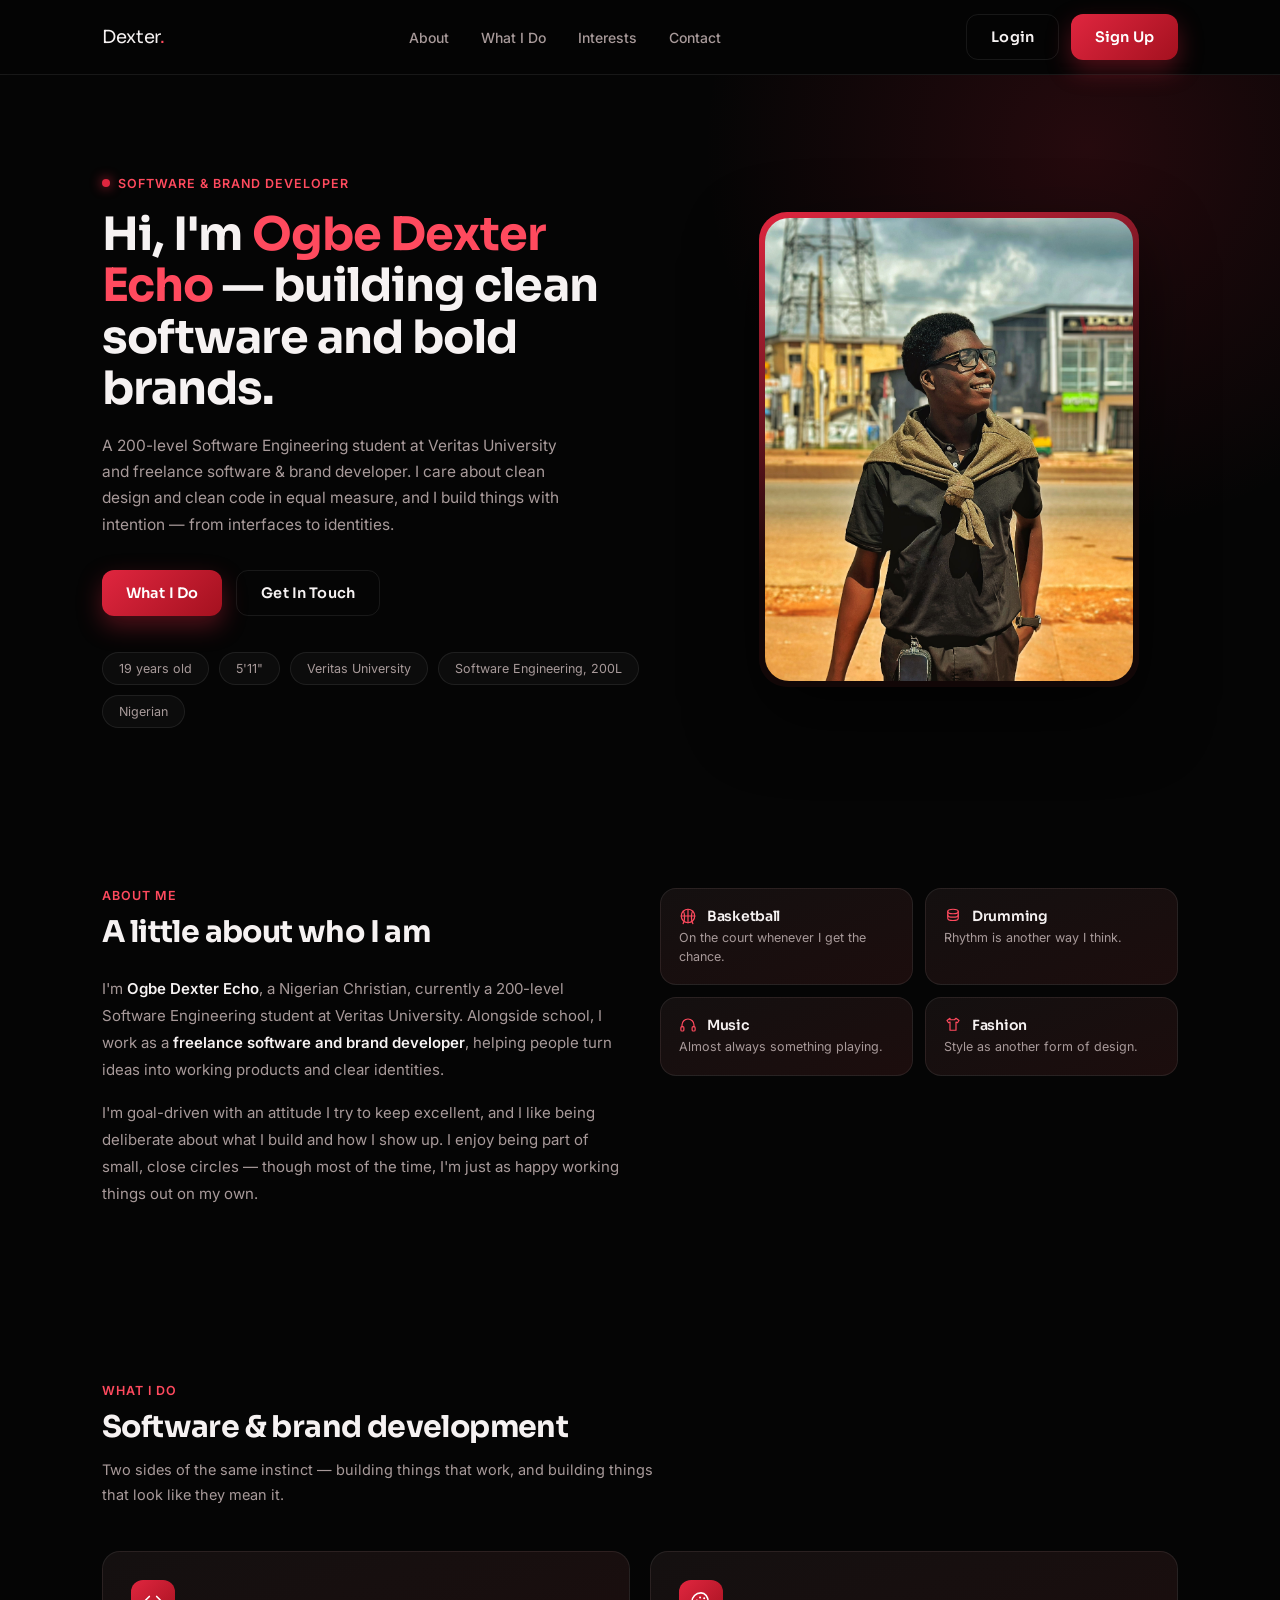
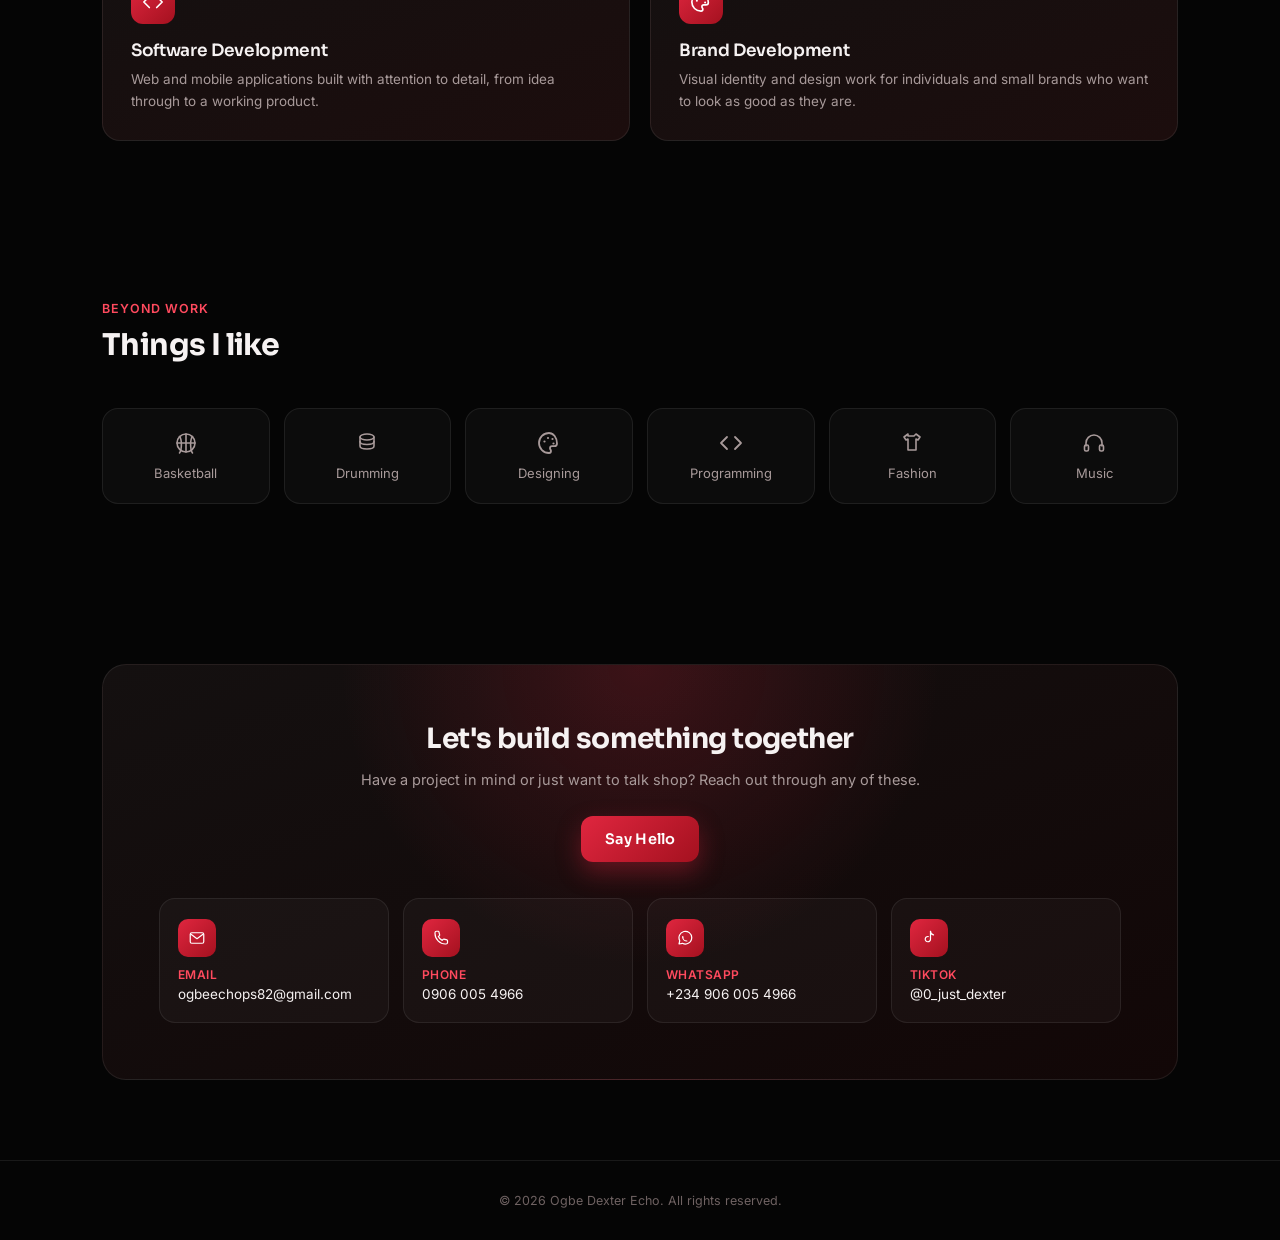
<file: index.html>
<!DOCTYPE html>
<html lang="en">
<head>
<meta charset="UTF-8">
<meta name="viewport" content="width=device-width, initial-scale=1.0">
<title>Ogbe Dexter Echo — Portfolio</title>
<link rel="preconnect" href="https://fonts.googleapis.com">
<link href="https://fonts.googleapis.com/css2?family=Sora:wght@600;700&family=Inter:wght@400;500&display=swap" rel="stylesheet">
</head>
<body>

  <nav class="navbar">
    <div class="container navbar-inner">
      <span class="brand-name" style="font-size:18px;">Dexter<span style="color:var(--red-400)">.</span></span>
      <ul class="nav-links">
        <li><a href="#about">About</a></li>
        <li><a href="#work">What I Do</a></li>
        <li><a href="#interests">Interests</a></li>
        <li><a href="#contact">Contact</a></li>
      </ul>
      <div class="nav-actions">
        <a href="login.html" class="btn btn-ghost">Login</a>
        <a href="signup.html" class="btn btn-primary">Sign Up</a>
      </div>
    </div>
  </nav>

  <header class="hero">
    <div class="container hero-inner">
      <div>
        <span class="eyebrow">Software & Brand Developer</span>
        <h1 class="hero-title">Hi, I'm <span>Ogbe Dexter Echo</span> — building clean software and bold brands.</h1>
        <p class="hero-text">
          A 200-level Software Engineering student at Veritas University and freelance software &
          brand developer. I care about clean design and clean code in equal measure, and I build
          things with intention — from interfaces to identities.
        </p>
        <div class="hero-cta">
          <a href="#work" class="btn btn-primary">What I Do</a>
          <a href="#contact" class="btn btn-ghost">Get In Touch</a>
        </div>
        <div class="facts">
          <span class="fact-pill">19 years old</span>
          <span class="fact-pill">5'11"</span>
          <span class="fact-pill">Veritas University</span>
          <span class="fact-pill">Software Engineering, 200L</span>
          <span class="fact-pill">Nigerian</span>
        </div>
      </div>
      <div class="hero-photo-wrap">
        <div class="hero-photo-frame">
          <!-- Replace src with your photo -->
          <img src="dexter-photo.jpg" alt="Ogbe Dexter Echo">
        </div>
      </div>
    </div>
  </header>

  <section id="about">
    <div class="container about-grid">
      <div class="about-text">
        <div class="section-head" style="margin-bottom:24px;">
          <span class="section-tag">About Me</span>
          <h2 class="section-title">A little about who I am</h2>
        </div>
        <p>
          I'm <strong>Ogbe Dexter Echo</strong>, a Nigerian Christian, currently a 200-level
          Software Engineering student at Veritas University. Alongside school, I work as a
          <strong>freelance software and brand developer</strong>, helping people turn ideas into
          working products and clear identities.
        </p>
        <p>
          I'm goal-driven with an attitude I try to keep excellent, and I like being deliberate
          about what I build and how I show up. I enjoy being part of small, close circles —
          though most of the time, I'm just as happy working things out on my own.
        </p>
      </div>
      <div class="trait-grid">
        <div class="trait-card">
          <h3><svg viewBox="0 0 24 24" fill="none" stroke="currentColor" stroke-width="1.6" stroke-linecap="round" stroke-linejoin="round"><circle cx="12" cy="12" r="9"/><path d="M3 12h18M12 3v18M5.5 5.5c2.5 2.5 2.5 13.5 0 16.5M18.5 5.5c-2.5 2.5-2.5 13.5 0 16.5"/></svg>Basketball</h3>
          <p>On the court whenever I get the chance.</p>
        </div>
        <div class="trait-card">
          <h3><svg viewBox="0 0 24 24" fill="none" stroke="currentColor" stroke-width="1.6" stroke-linecap="round" stroke-linejoin="round"><ellipse cx="12" cy="6" rx="7" ry="3"/><path d="M5 6v9c0 1.7 3.1 3 7 3s7-1.3 7-3V6"/><path d="M5 10.5c0 1.7 3.1 3 7 3s7-1.3 7-3"/></svg>Drumming</h3>
          <p>Rhythm is another way I think.</p>
        </div>
        <div class="trait-card">
          <h3><svg viewBox="0 0 24 24" fill="none" stroke="currentColor" stroke-width="1.6" stroke-linecap="round" stroke-linejoin="round"><path d="M4 15v-3a8 8 0 0 1 16 0v3"/><rect x="2.5" y="14" width="4" height="6" rx="1.5"/><rect x="17.5" y="14" width="4" height="6" rx="1.5"/></svg>Music</h3>
          <p>Almost always something playing.</p>
        </div>
        <div class="trait-card">
          <h3><svg viewBox="0 0 24 24" fill="none" stroke="currentColor" stroke-width="1.6" stroke-linecap="round" stroke-linejoin="round"><path d="M8 3 4 6l2 3 2-1v11h8V8l2 1 2-3-4-3-2 2H8z"/></svg>Fashion</h3>
          <p>Style as another form of design.</p>
        </div>
      </div>
    </div>
  </section>

  <section id="work">
    <div class="container">
      <div class="section-head">
        <span class="section-tag">What I Do</span>
        <h2 class="section-title">Software & brand development</h2>
        <p class="section-sub">Two sides of the same instinct — building things that work, and building things that look like they mean it.</p>
      </div>
      <div class="cards-grid">
        <div class="service-card">
          <div class="service-icon"><svg viewBox="0 0 24 24" fill="none" stroke="currentColor" stroke-width="1.8" stroke-linecap="round" stroke-linejoin="round"><polyline points="8 6 2 12 8 18"/><polyline points="16 6 22 12 16 18"/></svg></div>
          <h3>Software Development</h3>
          <p>Web and mobile applications built with attention to detail, from idea through to a working product.</p>
        </div>
        <div class="service-card">
          <div class="service-icon"><svg viewBox="0 0 24 24" fill="none" stroke="currentColor" stroke-width="1.8" stroke-linecap="round" stroke-linejoin="round"><path d="M12 2a10 10 0 1 0 0 20c1.1 0 2-.9 2-2 0-.5-.2-1-.5-1.4-.3-.4-.5-.9-.5-1.4 0-1.1.9-2 2-2h2.3c1.5 0 2.7-1.2 2.7-2.7C20 6.6 16.4 2 12 2Z"/><circle cx="7.5" cy="10.5" r="1.1" fill="currentColor" stroke="none"/><circle cx="11" cy="7" r="1.1" fill="currentColor" stroke="none"/><circle cx="15.5" cy="8" r="1.1" fill="currentColor" stroke="none"/><circle cx="16.5" cy="12.5" r="1.1" fill="currentColor" stroke="none"/></svg></div>
          <h3>Brand Development</h3>
          <p>Visual identity and design work for individuals and small brands who want to look as good as they are.</p>
        </div>
      </div>
    </div>
  </section>

  <section id="interests">
    <div class="container">
      <div class="section-head">
        <span class="section-tag">Beyond Work</span>
        <h2 class="section-title">Things I like</h2>
      </div>
      <div class="interests-grid">
        <div class="interest-chip"><span class="icon"><svg viewBox="0 0 24 24" fill="none" stroke="currentColor" stroke-width="1.6" stroke-linecap="round" stroke-linejoin="round"><circle cx="12" cy="12" r="9"/><path d="M3 12h18M12 3v18M5.5 5.5c2.5 2.5 2.5 13.5 0 16.5M18.5 5.5c-2.5 2.5-2.5 13.5 0 16.5"/></svg></span>Basketball</div>
        <div class="interest-chip"><span class="icon"><svg viewBox="0 0 24 24" fill="none" stroke="currentColor" stroke-width="1.6" stroke-linecap="round" stroke-linejoin="round"><ellipse cx="12" cy="6" rx="7" ry="3"/><path d="M5 6v9c0 1.7 3.1 3 7 3s7-1.3 7-3V6"/><path d="M5 10.5c0 1.7 3.1 3 7 3s7-1.3 7-3"/></svg></span>Drumming</div>
        <div class="interest-chip"><span class="icon"><svg viewBox="0 0 24 24" fill="none" stroke="currentColor" stroke-width="1.8" stroke-linecap="round" stroke-linejoin="round"><path d="M12 2a10 10 0 1 0 0 20c1.1 0 2-.9 2-2 0-.5-.2-1-.5-1.4-.3-.4-.5-.9-.5-1.4 0-1.1.9-2 2-2h2.3c1.5 0 2.7-1.2 2.7-2.7C20 6.6 16.4 2 12 2Z"/><circle cx="7.5" cy="10.5" r="1.1" fill="currentColor" stroke="none"/><circle cx="11" cy="7" r="1.1" fill="currentColor" stroke="none"/><circle cx="15.5" cy="8" r="1.1" fill="currentColor" stroke="none"/><circle cx="16.5" cy="12.5" r="1.1" fill="currentColor" stroke="none"/></svg></span>Designing</div>
        <div class="interest-chip"><span class="icon"><svg viewBox="0 0 24 24" fill="none" stroke="currentColor" stroke-width="1.8" stroke-linecap="round" stroke-linejoin="round"><polyline points="8 6 2 12 8 18"/><polyline points="16 6 22 12 16 18"/></svg></span>Programming</div>
        <div class="interest-chip"><span class="icon"><svg viewBox="0 0 24 24" fill="none" stroke="currentColor" stroke-width="1.6" stroke-linecap="round" stroke-linejoin="round"><path d="M8 3 4 6l2 3 2-1v11h8V8l2 1 2-3-4-3-2 2H8z"/></svg></span>Fashion</div>
        <div class="interest-chip"><span class="icon"><svg viewBox="0 0 24 24" fill="none" stroke="currentColor" stroke-width="1.6" stroke-linecap="round" stroke-linejoin="round"><path d="M4 15v-3a8 8 0 0 1 16 0v3"/><rect x="2.5" y="14" width="4" height="6" rx="1.5"/><rect x="17.5" y="14" width="4" height="6" rx="1.5"/></svg></span>Music</div>
      </div>
    </div>
  </section>

  <section id="contact">
    <div class="container">
      <div class="cta-band">
        <h2>Let's build something together</h2>
        <p>Have a project in mind or just want to talk shop? Reach out through any of these.</p>
        <div class="cta-actions">
          <a href="mailto:ogbeechops82@gmail.com" class="btn btn-primary">Say Hello</a>
        </div>

        <div class="contact-grid">
          <a class="contact-card" href="mailto:ogbeechops82@gmail.com">
            <span class="contact-icon"><svg viewBox="0 0 24 24" fill="none" stroke="currentColor" stroke-width="1.6" stroke-linecap="round" stroke-linejoin="round"><rect x="3" y="5" width="18" height="14" rx="2"/><path d="m4 7 8 6 8-6"/></svg></span>
            <span class="contact-label">Email</span>
            <span class="contact-value">ogbeechops82@gmail.com</span>
          </a>
          <a class="contact-card" href="tel:+2349060054966">
            <span class="contact-icon"><svg viewBox="0 0 24 24" fill="none" stroke="currentColor" stroke-width="1.6" stroke-linecap="round" stroke-linejoin="round"><path d="M4 5c0-1.1.9-2 2-2h2.2c.5 0 .9.3 1 .8l1 4a1 1 0 0 1-.3 1L8.5 10c1 2.3 2.8 4.2 5.1 5.2l1.2-1.4c.3-.3.7-.4 1.1-.3l4 1c.5.1.8.5.8 1V18c0 1.1-.9 2-2 2h-1C10.5 20 4 13.5 4 6V5Z"/></svg></span>
            <span class="contact-label">Phone</span>
            <span class="contact-value">0906 005 4966</span>
          </a>
          <a class="contact-card" href="https://wa.me/2349060054966" target="_blank" rel="noopener">
            <span class="contact-icon"><svg viewBox="0 0 24 24" fill="none" stroke="currentColor" stroke-width="1.6" stroke-linecap="round" stroke-linejoin="round"><path d="M21 11.5a8.5 8.5 0 0 1-12.4 7.6L4 20l1-4.4A8.5 8.5 0 1 1 21 11.5Z"/><path d="M9 10.5c0 3 2.5 5.5 5.5 5.5" stroke-linecap="round"/><circle cx="9" cy="10.5" r=".9" fill="currentColor" stroke="none"/></svg></span>
            <span class="contact-label">WhatsApp</span>
            <span class="contact-value">+234 906 005 4966</span>
          </a>
          <a class="contact-card" href="https://www.tiktok.com/@0_just_dexter" target="_blank" rel="noopener">
            <span class="contact-icon"><svg viewBox="0 0 24 24" fill="none" stroke="currentColor" stroke-width="1.6" stroke-linecap="round" stroke-linejoin="round"><path d="M14 3v10.5a3.5 3.5 0 1 1-3-3.46"/><path d="M14 3c0 2.5 1.8 4.5 4 4.8"/></svg></span>
            <span class="contact-label">TikTok</span>
            <span class="contact-value">@0_just_dexter</span>
          </a>
        </div>
      </div>
    </div>
  </section>

  <footer>
    <div class="container">
      &copy; 2026 Ogbe Dexter Echo. All rights reserved.
    </div>
  </footer>

</body>
<style>
  /* ===== Shared design tokens ===== */
:root {
  --bg-0: #050505;
  --bg-1: #120707;
  --card-0: #141010;
  --card-1: #1c0d0d;
  --red-600: #a4111f;
  --red-500: #e0263f;
  --red-400: #ff4a5e;
  --red-glow: rgba(224, 38, 63, 0.35);
  --line: rgba(255, 255, 255, 0.08);
  --text-hi: #f6f2f2;
  --text-lo: #a89a9a;
  --text-dim: #6f6262;
}

* { box-sizing: border-box; }

html, body {
  margin: 0;
  padding: 0;
  background: var(--bg-0);
  color: var(--text-hi);
  font-family: 'Inter', Arial, Helvetica, sans-serif;
  scroll-behavior: smooth;
}

h1, h2, h3, .brand-name {
  font-family: 'Sora', Arial, sans-serif;
  letter-spacing: -0.02em;
  margin: 0;
}

a { color: inherit; }

img { max-width: 100%; display: block; }

/* ===== Buttons ===== */
.btn {
  display: inline-flex;
  align-items: center;
  justify-content: center;
  height: 46px;
  padding: 0 24px;
  border-radius: 12px;
  border: none;
  font-family: 'Sora', Arial, sans-serif;
  font-weight: 600;
  font-size: 14.5px;
  letter-spacing: 0.01em;
  cursor: pointer;
  text-decoration: none;
  transition: transform 0.15s ease, box-shadow 0.15s ease, filter 0.15s ease, background 0.15s ease, border-color 0.15s ease;
}

.btn-primary {
  background: linear-gradient(135deg, var(--red-500), var(--red-600));
  color: #fff;
  box-shadow: 0 10px 24px rgba(224, 38, 63, 0.35);
}

.btn-primary:hover {
  transform: translateY(-1px);
  box-shadow: 0 14px 30px rgba(224, 38, 63, 0.5);
  filter: brightness(1.08);
}

.btn-ghost {
  background: transparent;
  color: var(--text-hi);
  border: 1px solid var(--line);
}

.btn-ghost:hover {
  border-color: var(--red-500);
  color: var(--red-400);
}

/* ===== Landing page ===== */
.container {
  max-width: 1140px;
  margin: 0 auto;
  padding: 0 32px;
}

.navbar {
  position: sticky;
  top: 0;
  z-index: 50;
  background: rgba(5, 5, 5, 0.75);
  backdrop-filter: blur(10px);
  border-bottom: 1px solid var(--line);
}

.navbar-inner {
  display: flex;
  align-items: center;
  justify-content: space-between;
  height: 74px;
}

.nav-links {
  display: flex;
  align-items: center;
  gap: 32px;
  list-style: none;
  margin: 0;
  padding: 0;
}

.nav-links a {
  text-decoration: none;
  color: var(--text-lo);
  font-size: 14px;
  font-weight: 500;
  transition: color 0.15s ease;
}

.nav-links a:hover { color: var(--text-hi); }

.nav-actions { display: flex; align-items: center; gap: 12px; }

.hero {
  position: relative;
  padding: 96px 0 80px;
  background:
    radial-gradient(700px circle at 85% 10%, rgba(224, 38, 63, 0.15), transparent 55%),
    var(--bg-0);
  overflow: hidden;
}

.hero-inner {
  display: grid;
  grid-template-columns: 1.1fr 0.9fr;
  gap: 56px;
  align-items: center;
}

.eyebrow {
  display: inline-flex;
  align-items: center;
  gap: 8px;
  font-size: 12.5px;
  font-weight: 600;
  letter-spacing: 0.08em;
  text-transform: uppercase;
  color: var(--red-400);
  margin-bottom: 18px;
}

.eyebrow::before {
  content: "";
  width: 8px;
  height: 8px;
  border-radius: 50%;
  background: var(--red-500);
  box-shadow: 0 0 12px var(--red-500);
}

.hero-title {
  font-size: 46px;
  font-weight: 700;
  line-height: 1.12;
}

.hero-title span { color: var(--red-400); }

.hero-text {
  margin-top: 18px;
  font-size: 15.5px;
  line-height: 1.7;
  color: var(--text-lo);
  max-width: 480px;
}

.hero-cta {
  display: flex;
  gap: 14px;
  margin-top: 32px;
}

.facts {
  display: flex;
  flex-wrap: wrap;
  gap: 10px;
  margin-top: 36px;
}

.fact-pill {
  padding: 8px 16px;
  border-radius: 999px;
  border: 1px solid var(--line);
  background: rgba(255, 255, 255, 0.03);
  font-size: 12.5px;
  color: var(--text-lo);
}

.hero-photo-wrap {
  position: relative;
  display: flex;
  align-items: center;
  justify-content: center;
}

.hero-photo-frame {
  position: relative;
  width: 100%;
  max-width: 380px;
  aspect-ratio: 4 / 5;
  border-radius: 28px;
  padding: 6px;
  background: linear-gradient(160deg, var(--red-500), var(--bg-1) 60%);
  box-shadow: 0 30px 70px rgba(0,0,0,0.6);
}

.hero-photo-frame img,
.hero-photo-frame .photo-placeholder {
  width: 100%;
  height: 100%;
  object-fit: cover;
  border-radius: 24px;
  display: block;
}

.photo-placeholder {
  display: flex;
  align-items: center;
  justify-content: center;
  background: linear-gradient(160deg, var(--card-0), var(--card-1));
  color: var(--text-dim);
  font-size: 13px;
  text-align: center;
  padding: 20px;
  border: 1px dashed var(--line);
}

.hero-photo-frame::before {
  content: "";
  position: absolute;
  inset: -1px;
  border-radius: 28px;
  z-index: -1;
  background: var(--red-500);
  filter: blur(30px);
  opacity: 0.35;
}

section { padding: 80px 0; }

.section-head { max-width: 560px; margin-bottom: 44px; }

.section-tag {
  font-size: 12.5px;
  font-weight: 600;
  letter-spacing: 0.08em;
  text-transform: uppercase;
  color: var(--red-400);
  margin-bottom: 10px;
  display: block;
}

.section-title { font-size: 30px; font-weight: 700; }

.section-sub {
  margin-top: 12px;
  font-size: 14.5px;
  color: var(--text-lo);
  line-height: 1.7;
}

.about-grid {
  display: grid;
  grid-template-columns: 1fr 1fr;
  gap: 40px;
  align-items: start;
}

.about-text p {
  font-size: 15px;
  line-height: 1.8;
  color: var(--text-lo);
  margin: 0 0 16px;
}

.about-text strong { color: var(--text-hi); font-weight: 600; }

.trait-grid {
  display: grid;
  grid-template-columns: repeat(2, 1fr);
  gap: 12px;
}

.trait-card {
  padding: 18px;
  border-radius: 16px;
  border: 1px solid var(--line);
  background: linear-gradient(160deg, var(--card-0), var(--card-1));
}

.trait-card h3 {
  display: flex;
  align-items: center;
  gap: 10px;
  font-size: 14px;
  font-weight: 600;
  color: var(--text-hi);
  margin-bottom: 4px;
}

.trait-card h3 svg {
  width: 18px;
  height: 18px;
  color: var(--red-400);
  flex-shrink: 0;
}

.trait-card p {
  font-size: 12.5px;
  color: var(--text-lo);
  margin: 0;
  line-height: 1.5;
}

.cards-grid {
  display: grid;
  grid-template-columns: repeat(2, 1fr);
  gap: 20px;
}

.service-card {
  padding: 28px;
  border-radius: 18px;
  border: 1px solid var(--line);
  background: linear-gradient(160deg, var(--card-0), var(--card-1));
  transition: border-color 0.2s ease, transform 0.2s ease;
}

.service-card:hover {
  border-color: var(--red-500);
  transform: translateY(-3px);
}

.service-icon {
  width: 44px;
  height: 44px;
  border-radius: 12px;
  background: linear-gradient(135deg, var(--red-500), var(--red-600));
  display: flex;
  align-items: center;
  justify-content: center;
  margin-bottom: 16px;
}

.service-icon svg {
  width: 22px;
  height: 22px;
  color: #fff;
}

.service-card h3 { font-size: 17px; font-weight: 600; margin-bottom: 8px; }
.service-card p { font-size: 13.5px; color: var(--text-lo); line-height: 1.6; margin: 0; }

.interests-grid {
  display: grid;
  grid-template-columns: repeat(6, 1fr);
  gap: 14px;
}

.interest-chip {
  padding: 22px 12px;
  border-radius: 16px;
  border: 1px solid var(--line);
  background: rgba(255,255,255,0.03);
  text-align: center;
  font-size: 13px;
  color: var(--text-lo);
  transition: border-color 0.2s ease, color 0.2s ease;
}

.interest-chip .icon {
  display: flex;
  align-items: center;
  justify-content: center;
  margin: 0 auto 10px;
}

.interest-chip .icon svg {
  width: 24px;
  height: 24px;
  color: var(--text-lo);
  transition: color 0.2s ease;
}

.interest-chip:hover { border-color: var(--red-500); color: var(--text-hi); }
.interest-chip:hover .icon svg { color: var(--red-400); }

.cta-band {
  border-radius: 24px;
  padding: 56px;
  text-align: center;
  background:
    radial-gradient(500px circle at 50% 0%, rgba(224, 38, 63, 0.2), transparent 60%),
    linear-gradient(160deg, var(--card-0), var(--bg-1));
  border: 1px solid var(--line);
}

.cta-band h2 { font-size: 28px; margin-bottom: 12px; }
.cta-band p { color: var(--text-lo); font-size: 14.5px; margin-bottom: 28px; }
.cta-actions { display: flex; gap: 14px; justify-content: center; }

.contact-grid {
  margin-top: 36px;
  display: grid;
  grid-template-columns: repeat(4, 1fr);
  gap: 14px;
  text-align: left;
}

.contact-card {
  display: flex;
  flex-direction: column;
  gap: 4px;
  padding: 20px 18px;
  border-radius: 16px;
  border: 1px solid var(--line);
  background: rgba(255, 255, 255, 0.03);
  text-decoration: none;
  transition: border-color 0.2s ease, transform 0.2s ease, background 0.2s ease;
}

.contact-card:hover {
  border-color: var(--red-500);
  transform: translateY(-3px);
  background: rgba(224, 38, 63, 0.06);
}

.contact-icon {
  width: 38px;
  height: 38px;
  border-radius: 10px;
  display: flex;
  align-items: center;
  justify-content: center;
  margin-bottom: 6px;
  background: linear-gradient(135deg, var(--red-500), var(--red-600));
}

.contact-icon svg { width: 18px; height: 18px; color: #fff; }

.contact-label {
  font-size: 12px;
  font-weight: 600;
  letter-spacing: 0.04em;
  text-transform: uppercase;
  color: var(--red-400);
}

.contact-value {
  font-size: 13.5px;
  color: var(--text-hi);
  word-break: break-word;
}

footer {
  padding: 32px 0;
  border-top: 1px solid var(--line);
  text-align: center;
  font-size: 12.5px;
  color: var(--text-dim);
}

@media (max-width: 900px) {
  .hero-inner { grid-template-columns: 1fr; }
  .hero-photo-wrap { order: -1; }
  .about-grid { grid-template-columns: 1fr; }
  .cards-grid { grid-template-columns: 1fr; }
  .interests-grid { grid-template-columns: repeat(3, 1fr); }
  .contact-grid { grid-template-columns: repeat(2, 1fr); }
  .hero-title { font-size: 34px; }
}
</style>
</html>
</file>
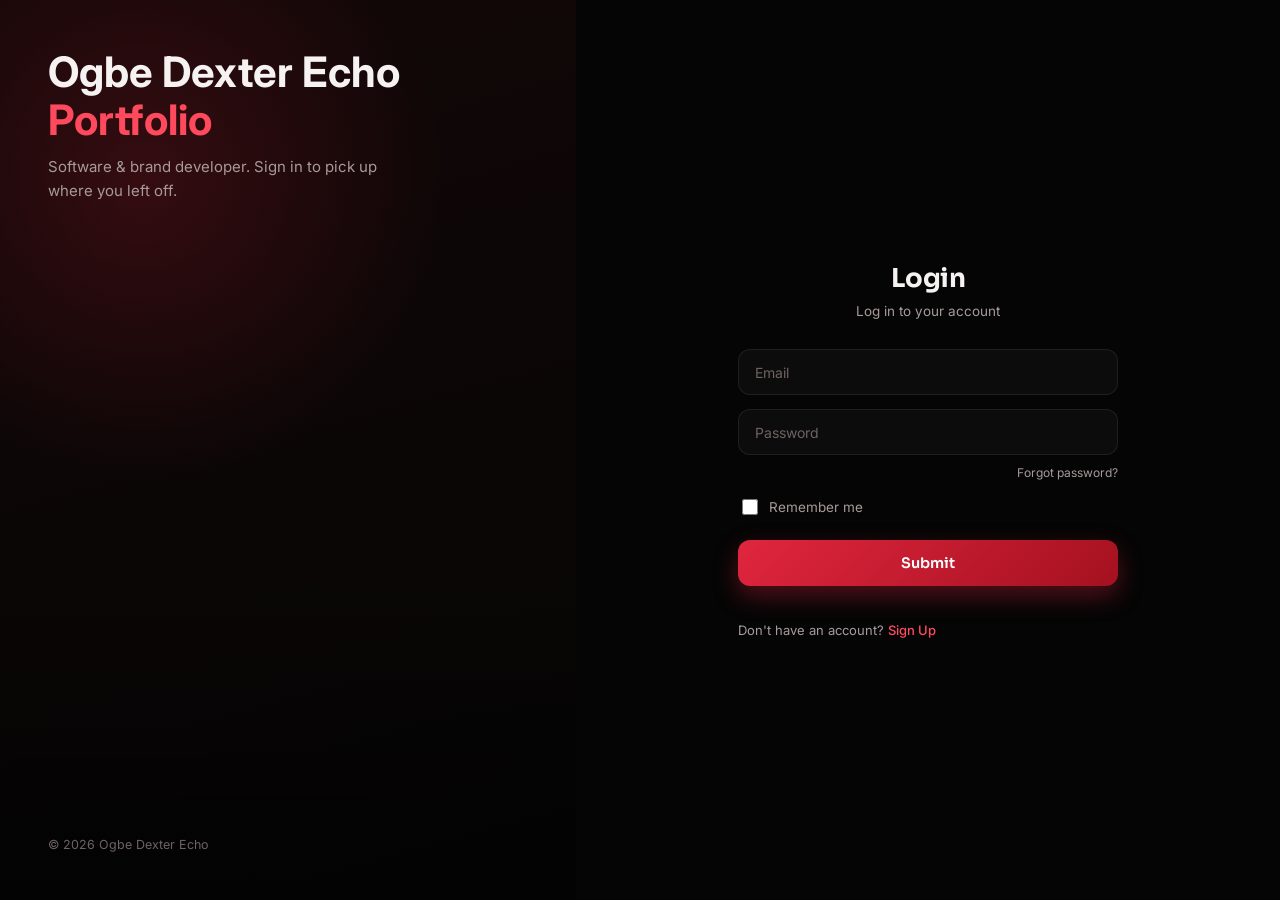
<file: login.html>
<!DOCTYPE html>
<html lang="en">
<head>
<meta charset="UTF-8">
<meta name="viewport" content="width=device-width, initial-scale=1.0">
<title>Login — Ogbe Dexter Echo</title>
<link rel="preconnect" href="https://fonts.googleapis.com">
<link href="https://fonts.googleapis.com/css2?family=Sora:wght@600;700&family=Inter:wght@400;500&display=swap" rel="stylesheet">
</head>
<body>
  <div class="auth-page">
    <div class="auth-brand">
      <div class="auth-brand-mid">
        <div class="auth-brand-name">Ogbe Dexter Echo<br><span>Portfolio</span></div>
        <p class="auth-brand-role">Software & brand developer. Sign in to pick up where you left off.</p>
      </div>
      <div class="auth-brand-bottom">&copy; 2026 Ogbe Dexter Echo</div>
    </div>

    <div class="auth-form-side">
      <div class="auth-card">
        <h1>Login</h1>
        <p class="subtitle">Log in to your account</p>
        <form id="loginForm">
          <input class="field" type="email" placeholder="Email" required>
          <input class="field" type="password" placeholder="Password" required>
          <a href="reset.html" class="forgot">Forgot password?</a>
          <div class="remember">
            <input type="checkbox" id="remember">
            <label for="remember">Remember me</label>
          </div>
          <input class="submit" type="submit" value="Submit">
          <p class="switch">Don't have an account? <a href="signup.html">Sign Up</a></p>
        </form>
      </div>
    </div>
  </div>
  <script>
    document.getElementById('loginForm').addEventListener('submit', function (e) {
      e.preventDefault();
      window.location.href = 'index.html';
    });
  </script>
</body>
<style>
  :root {
    --bg-0: #050505;
    --bg-1: #120707;
    --card-0: #141010;
    --card-1: #1c0d0d;
    --red-600: #a4111f;
    --red-500: #e0263f;
    --red-400: #ff4a5e;
    --red-glow: rgba(224, 38, 63, 0.35);
    --line: rgba(255, 255, 255, 0.08);
    --text-hi: #f6f2f2;
    --text-lo: #a89a9a;
    --text-dim: #6f6262;
  }

  * { box-sizing: border-box; }

  html, body {
    margin: 0;
    padding: 0;
    background: var(--bg-0);
    color: var(--text-hi);
    font-family: 'Inter', Arial, Helvetica, sans-serif;
  }

  h1 {
    font-family: 'Sora', Arial, sans-serif;
    letter-spacing: -0.02em;
    margin: 0;
  }

  a { color: inherit; }

  /* ===== Form fields ===== */
  .field {
    width: 100%;
    height: 46px;
    padding: 0 16px;
    border-radius: 12px;
    border: 1px solid var(--line);
    background: rgba(255, 255, 255, 0.03);
    color: var(--text-hi);
    font-family: 'Inter', Arial, sans-serif;
    font-size: 14px;
    outline: none;
    transition: border-color 0.2s ease, box-shadow 0.2s ease, background 0.2s ease;
  }

  .field::placeholder { color: var(--text-dim); }

  .field:focus {
    border-color: var(--red-500);
    background: rgba(224, 38, 63, 0.06);
    box-shadow: 0 0 0 4px var(--red-glow);
  }

  /* ===== Split-page layout ===== */
  .auth-page {
    min-height: 100vh;
    display: flex;
  }

  .auth-brand {
    position: relative;
    flex: 1 1 45%;
    display: flex;
    flex-direction: column;
    justify-content: space-between;
    padding: 48px;
    background:
      radial-gradient(500px circle at 25% 20%, rgba(224, 38, 63, 0.18), transparent 60%),
      linear-gradient(165deg, var(--bg-1), var(--bg-0));
    overflow: hidden;
  }

  .auth-brand::after {
    content: "";
    position: absolute;
    inset: 0;
    background: linear-gradient(180deg, transparent 60%, rgba(0,0,0,0.5));
    pointer-events: none;
  }

  .auth-brand-mid {
    position: relative;
    z-index: 1;
  }

  .auth-brand-name {
    font-size: 42px;
    font-weight: 700;
    line-height: 1.15;
  }

  .auth-brand-name span {
    color: var(--red-400);
  }

  .auth-brand-role {
    margin-top: 10px;
    font-size: 15px;
    color: var(--text-lo);
    max-width: 360px;
    line-height: 1.6;
  }

  .auth-brand-bottom {
    position: relative;
    z-index: 1;
    font-size: 12.5px;
    color: var(--text-dim);
  }

  .auth-form-side {
    flex: 1 1 55%;
    display: flex;
    align-items: center;
    justify-content: center;
    padding: 40px;
  }

  .auth-card {
    width: 100%;
    max-width: 380px;
    display: flex;
    flex-direction: column;
    align-items: center;
  }

  .auth-card h1 {
    font-size: 26px;
    font-weight: 700;
    color: var(--text-hi);
  }

  .auth-card .subtitle {
    margin: 6px 0 28px;
    font-size: 13.5px;
    color: var(--text-lo);
    text-align: center;
    line-height: 1.5;
  }

  .auth-card form {
    display: flex;
    flex-direction: column;
    width: 100%;
    gap: 14px;
  }

  .row-two { display: flex; gap: 10px; }

  .forgot {
    align-self: flex-end;
    margin-top: -4px;
    font-size: 12px;
    color: var(--text-lo);
    text-decoration: none;
  }

  .forgot:hover { color: var(--red-400); }

  .remember {
    display: flex;
    align-items: center;
    gap: 8px;
    margin: 2px 0;
  }

  .remember input[type="checkbox"] {
    width: 16px;
    height: 16px;
    accent-color: var(--red-500);
    cursor: pointer;
  }

  .remember label {
    font-size: 13.5px;
    color: var(--text-lo);
    cursor: pointer;
  }

  .submit {
    margin-top: 6px;
    width: 100%;
    height: 46px;
    border: none;
    border-radius: 12px;
    background: linear-gradient(135deg, var(--red-500), var(--red-600));
    color: #fff;
    font-family: 'Sora', Arial, sans-serif;
    font-weight: 600;
    font-size: 14.5px;
    letter-spacing: 0.01em;
    cursor: pointer;
    box-shadow: 0 10px 24px rgba(224, 38, 63, 0.35);
    transition: transform 0.15s ease, box-shadow 0.15s ease, filter 0.15s ease;
  }

  .submit:hover {
    transform: translateY(-1px);
    box-shadow: 0 14px 30px rgba(224, 38, 63, 0.5);
    filter: brightness(1.08);
  }

  .submit:active { transform: translateY(0); }

  .switch {
    margin: 22px 0 0;
    font-size: 13px;
    color: var(--text-lo);
  }

  .switch a {
    color: var(--red-400);
    text-decoration: none;
    font-weight: 500;
  }

  .switch a:hover { text-decoration: underline; }

  @media (max-width: 820px) {
    .auth-page { flex-direction: column; }
    .auth-brand { padding: 32px; }
    .auth-brand-name { font-size: 32px; }
    .auth-form-side { padding: 32px 24px 56px; }
  }
</style>
</html>
</file>
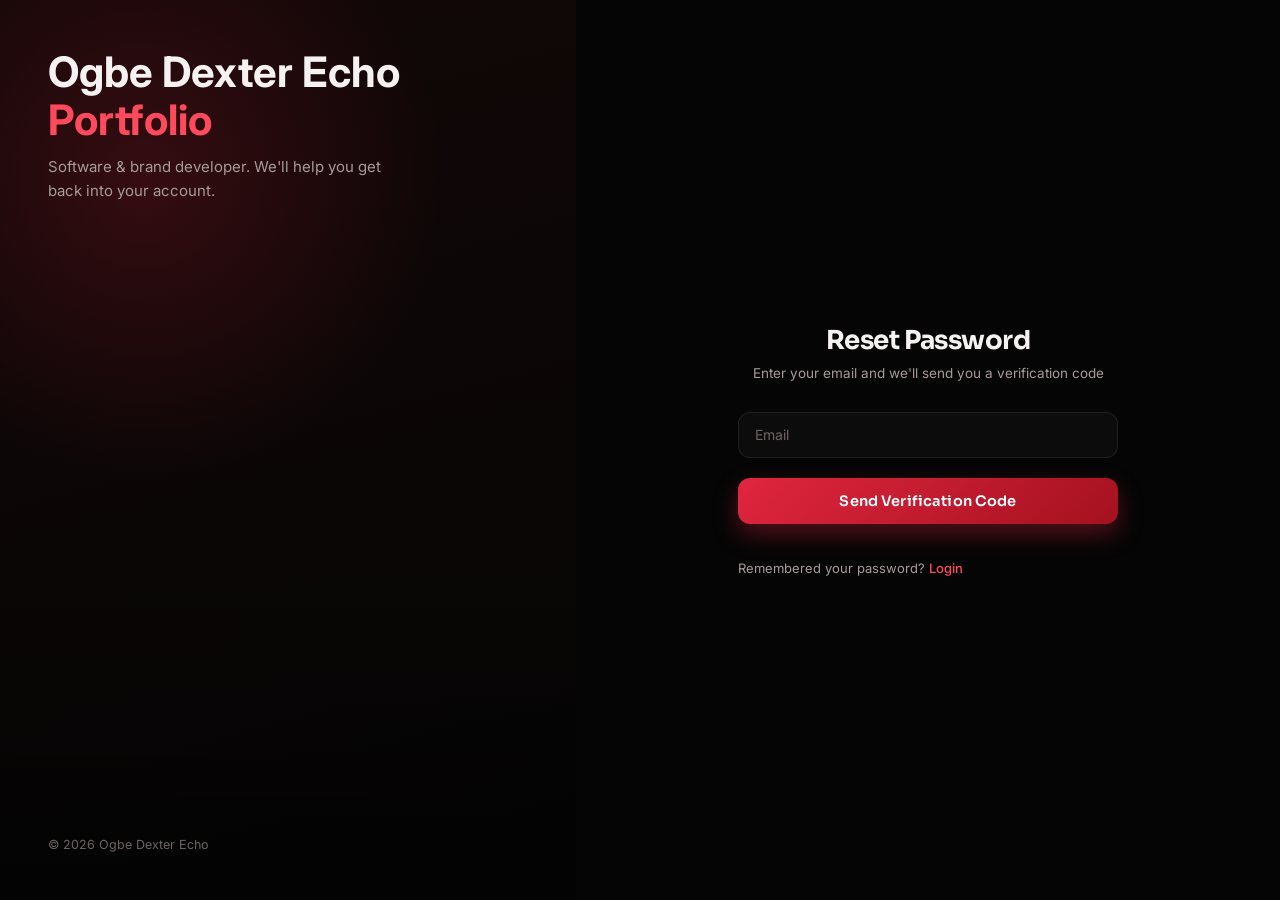
<file: reset.html>
<!DOCTYPE html>
<html lang="en">
<head>
<meta charset="UTF-8">
<meta name="viewport" content="width=device-width, initial-scale=1.0">
<title>Reset Password — Ogbe Dexter Echo</title>
<link rel="preconnect" href="https://fonts.googleapis.com">
<link href="https://fonts.googleapis.com/css2?family=Sora:wght@600;700&family=Inter:wght@400;500&display=swap" rel="stylesheet">
</head>
<body>
  <div class="auth-page">
    <div class="auth-brand">
      <div class="auth-brand-mid">
        <div class="auth-brand-name">Ogbe Dexter Echo<br><span>Portfolio</span></div>
        <p class="auth-brand-role">Software & brand developer. We'll help you get back into your account.</p>
      </div>
      <div class="auth-brand-bottom">&copy; 2026 Ogbe Dexter Echo</div>
    </div>

    <div class="auth-form-side">
      <div class="auth-card">
        <h1>Reset Password</h1>
        <p class="subtitle">Enter your email and we'll send you a verification code</p>
        <form>
          <input class="field" type="email" placeholder="Email" required>
          <input class="submit" type="submit" value="Send Verification Code">
          <p class="switch">Remembered your password? <a href="login.html">Login</a></p>
        </form>
      </div>
    </div>
  </div>
</body>
<style>
  :root {
    --bg-0: #050505;
    --bg-1: #120707;
    --card-0: #141010;
    --card-1: #1c0d0d;
    --red-600: #a4111f;
    --red-500: #e0263f;
    --red-400: #ff4a5e;
    --red-glow: rgba(224, 38, 63, 0.35);
    --line: rgba(255, 255, 255, 0.08);
    --text-hi: #f6f2f2;
    --text-lo: #a89a9a;
    --text-dim: #6f6262;
  }

  * { box-sizing: border-box; }

  html, body {
    margin: 0;
    padding: 0;
    background: var(--bg-0);
    color: var(--text-hi);
    font-family: 'Inter', Arial, Helvetica, sans-serif;
  }

  h1 {
    font-family: 'Sora', Arial, sans-serif;
    letter-spacing: -0.02em;
    margin: 0;
  }

  a { color: inherit; }

  /* ===== Form fields ===== */
  .field {
    width: 100%;
    height: 46px;
    padding: 0 16px;
    border-radius: 12px;
    border: 1px solid var(--line);
    background: rgba(255, 255, 255, 0.03);
    color: var(--text-hi);
    font-family: 'Inter', Arial, sans-serif;
    font-size: 14px;
    outline: none;
    transition: border-color 0.2s ease, box-shadow 0.2s ease, background 0.2s ease;
  }

  .field::placeholder { color: var(--text-dim); }

  .field:focus {
    border-color: var(--red-500);
    background: rgba(224, 38, 63, 0.06);
    box-shadow: 0 0 0 4px var(--red-glow);
  }

  /* ===== Split-page layout ===== */
  .auth-page {
    min-height: 100vh;
    display: flex;
  }

  .auth-brand {
    position: relative;
    flex: 1 1 45%;
    display: flex;
    flex-direction: column;
    justify-content: space-between;
    padding: 48px;
    background:
      radial-gradient(500px circle at 25% 20%, rgba(224, 38, 63, 0.18), transparent 60%),
      linear-gradient(165deg, var(--bg-1), var(--bg-0));
    overflow: hidden;
  }

  .auth-brand::after {
    content: "";
    position: absolute;
    inset: 0;
    background: linear-gradient(180deg, transparent 60%, rgba(0,0,0,0.5));
    pointer-events: none;
  }

  .auth-brand-mid {
    position: relative;
    z-index: 1;
  }

  .auth-brand-name {
    font-size: 42px;
    font-weight: 700;
    line-height: 1.15;
  }

  .auth-brand-name span {
    color: var(--red-400);
  }

  .auth-brand-role {
    margin-top: 10px;
    font-size: 15px;
    color: var(--text-lo);
    max-width: 360px;
    line-height: 1.6;
  }

  .auth-brand-bottom {
    position: relative;
    z-index: 1;
    font-size: 12.5px;
    color: var(--text-dim);
  }

  .auth-form-side {
    flex: 1 1 55%;
    display: flex;
    align-items: center;
    justify-content: center;
    padding: 40px;
  }

  .auth-card {
    width: 100%;
    max-width: 380px;
    display: flex;
    flex-direction: column;
    align-items: center;
  }

  .auth-card h1 {
    font-size: 26px;
    font-weight: 700;
    color: var(--text-hi);
  }

  .auth-card .subtitle {
    margin: 6px 0 28px;
    font-size: 13.5px;
    color: var(--text-lo);
    text-align: center;
    line-height: 1.5;
  }

  .auth-card form {
    display: flex;
    flex-direction: column;
    width: 100%;
    gap: 14px;
  }

  .row-two { display: flex; gap: 10px; }

  .forgot {
    align-self: flex-end;
    margin-top: -4px;
    font-size: 12px;
    color: var(--text-lo);
    text-decoration: none;
  }

  .forgot:hover { color: var(--red-400); }

  .remember {
    display: flex;
    align-items: center;
    gap: 8px;
    margin: 2px 0;
  }

  .remember input[type="checkbox"] {
    width: 16px;
    height: 16px;
    accent-color: var(--red-500);
    cursor: pointer;
  }

  .remember label {
    font-size: 13.5px;
    color: var(--text-lo);
    cursor: pointer;
  }

  .submit {
    margin-top: 6px;
    width: 100%;
    height: 46px;
    border: none;
    border-radius: 12px;
    background: linear-gradient(135deg, var(--red-500), var(--red-600));
    color: #fff;
    font-family: 'Sora', Arial, sans-serif;
    font-weight: 600;
    font-size: 14.5px;
    letter-spacing: 0.01em;
    cursor: pointer;
    box-shadow: 0 10px 24px rgba(224, 38, 63, 0.35);
    transition: transform 0.15s ease, box-shadow 0.15s ease, filter 0.15s ease;
  }

  .submit:hover {
    transform: translateY(-1px);
    box-shadow: 0 14px 30px rgba(224, 38, 63, 0.5);
    filter: brightness(1.08);
  }

  .submit:active { transform: translateY(0); }

  .switch {
    margin: 22px 0 0;
    font-size: 13px;
    color: var(--text-lo);
  }

  .switch a {
    color: var(--red-400);
    text-decoration: none;
    font-weight: 500;
  }

  .switch a:hover { text-decoration: underline; }

  @media (max-width: 820px) {
    .auth-page { flex-direction: column; }
    .auth-brand { padding: 32px; }
    .auth-brand-name { font-size: 32px; }
    .auth-form-side { padding: 32px 24px 56px; }
  }
</style>
</html>
</file>
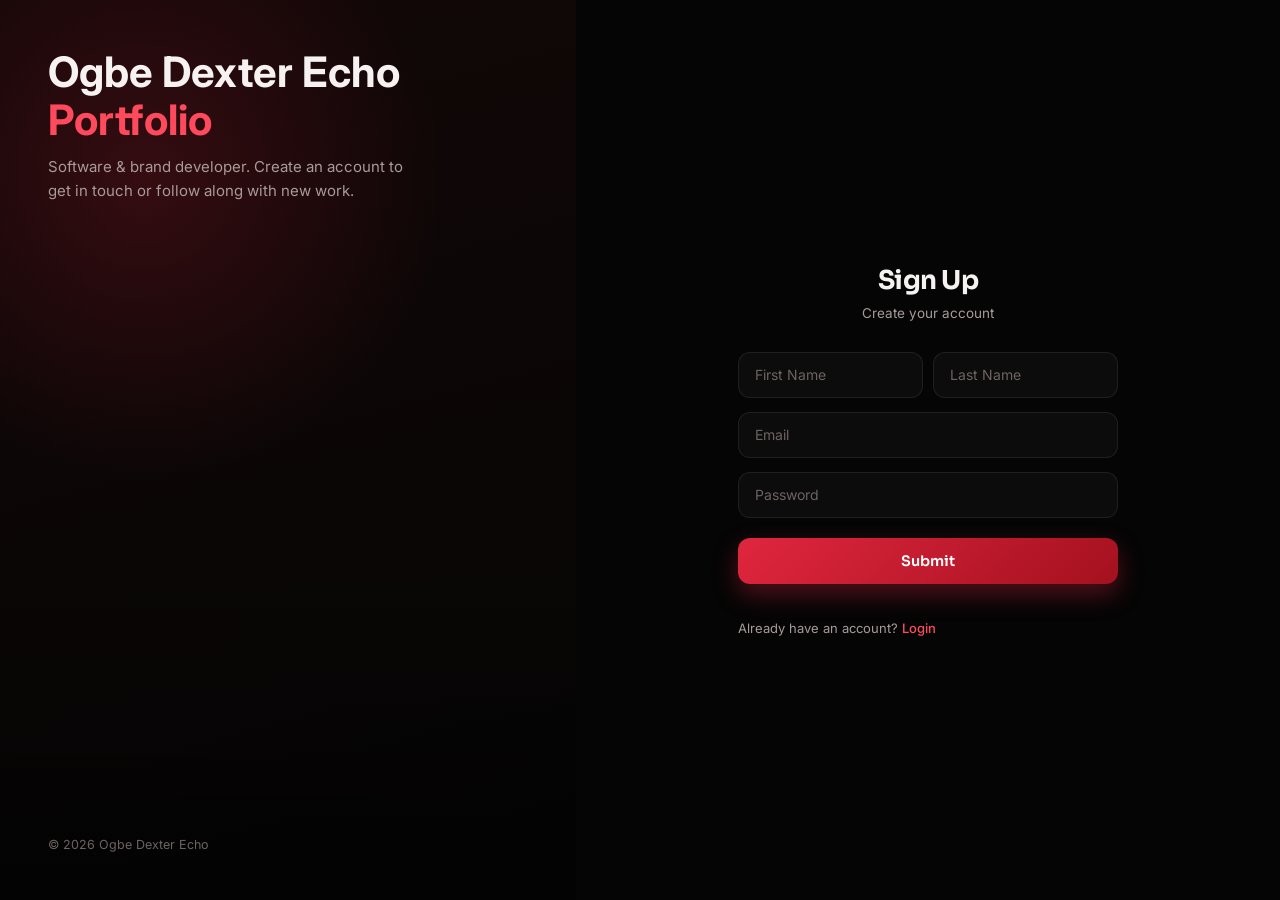
<file: signup.html>
<!DOCTYPE html>
<html lang="en">
<head>
<meta charset="UTF-8">
<meta name="viewport" content="width=device-width, initial-scale=1.0">
<title>Sign Up — Ogbe Dexter Echo</title>
<link rel="preconnect" href="https://fonts.googleapis.com">
<link href="https://fonts.googleapis.com/css2?family=Sora:wght@600;700&family=Inter:wght@400;500&display=swap" rel="stylesheet">
</head>
<body>
  <div class="auth-page">
    <div class="auth-brand">
      <div class="auth-brand-mid">
        <div class="auth-brand-name">Ogbe Dexter Echo<br><span>Portfolio</span></div>
        <p class="auth-brand-role">Software & brand developer. Create an account to get in touch or follow along with new work.</p>
      </div>
      <div class="auth-brand-bottom">&copy; 2026 Ogbe Dexter Echo</div>
    </div>

    <div class="auth-form-side">
      <div class="auth-card">
        <h1>Sign Up</h1>
        <p class="subtitle">Create your account</p>
        <form id="signupForm">
          <div class="row-two">
            <input class="field" type="text" placeholder="First Name" required>
            <input class="field" type="text" placeholder="Last Name" required>
          </div>
          <input class="field" type="email" placeholder="Email" required>
          <input class="field" type="password" placeholder="Password" required>
          <input class="submit" type="submit" value="Submit">
          <p class="switch">Already have an account? <a href="login.html">Login</a></p>
        </form>
      </div>
    </div>
  </div>
  <script>
    document.getElementById('signupForm').addEventListener('submit', function (e) {
      e.preventDefault();
      window.location.href = 'index.html';
    });
  </script>
</body>
<style>
  :root {
    --bg-0: #050505;
    --bg-1: #120707;
    --card-0: #141010;
    --card-1: #1c0d0d;
    --red-600: #a4111f;
    --red-500: #e0263f;
    --red-400: #ff4a5e;
    --red-glow: rgba(224, 38, 63, 0.35);
    --line: rgba(255, 255, 255, 0.08);
    --text-hi: #f6f2f2;
    --text-lo: #a89a9a;
    --text-dim: #6f6262;
  }

  * { box-sizing: border-box; }

  html, body {
    margin: 0;
    padding: 0;
    background: var(--bg-0);
    color: var(--text-hi);
    font-family: 'Inter', Arial, Helvetica, sans-serif;
  }

  h1 {
    font-family: 'Sora', Arial, sans-serif;
    letter-spacing: -0.02em;
    margin: 0;
  }

  a { color: inherit; }

  /* ===== Form fields ===== */
  .field {
    width: 100%;
    height: 46px;
    padding: 0 16px;
    border-radius: 12px;
    border: 1px solid var(--line);
    background: rgba(255, 255, 255, 0.03);
    color: var(--text-hi);
    font-family: 'Inter', Arial, sans-serif;
    font-size: 14px;
    outline: none;
    transition: border-color 0.2s ease, box-shadow 0.2s ease, background 0.2s ease;
  }

  .field::placeholder { color: var(--text-dim); }

  .field:focus {
    border-color: var(--red-500);
    background: rgba(224, 38, 63, 0.06);
    box-shadow: 0 0 0 4px var(--red-glow);
  }

  /* ===== Split-page layout ===== */
  .auth-page {
    min-height: 100vh;
    display: flex;
  }

  .auth-brand {
    position: relative;
    flex: 1 1 45%;
    display: flex;
    flex-direction: column;
    justify-content: space-between;
    padding: 48px;
    background:
      radial-gradient(500px circle at 25% 20%, rgba(224, 38, 63, 0.18), transparent 60%),
      linear-gradient(165deg, var(--bg-1), var(--bg-0));
    overflow: hidden;
  }

  .auth-brand::after {
    content: "";
    position: absolute;
    inset: 0;
    background: linear-gradient(180deg, transparent 60%, rgba(0,0,0,0.5));
    pointer-events: none;
  }

  .auth-brand-mid {
    position: relative;
    z-index: 1;
  }

  .auth-brand-name {
    font-size: 42px;
    font-weight: 700;
    line-height: 1.15;
  }

  .auth-brand-name span {
    color: var(--red-400);
  }

  .auth-brand-role {
    margin-top: 10px;
    font-size: 15px;
    color: var(--text-lo);
    max-width: 360px;
    line-height: 1.6;
  }

  .auth-brand-bottom {
    position: relative;
    z-index: 1;
    font-size: 12.5px;
    color: var(--text-dim);
  }

  .auth-form-side {
    flex: 1 1 55%;
    display: flex;
    align-items: center;
    justify-content: center;
    padding: 40px;
  }

  .auth-card {
    width: 100%;
    max-width: 380px;
    display: flex;
    flex-direction: column;
    align-items: center;
  }

  .auth-card h1 {
    font-size: 26px;
    font-weight: 700;
    color: var(--text-hi);
  }

  .auth-card .subtitle {
    margin: 6px 0 28px;
    font-size: 13.5px;
    color: var(--text-lo);
    text-align: center;
    line-height: 1.5;
  }

  .auth-card form {
    display: flex;
    flex-direction: column;
    width: 100%;
    gap: 14px;
  }

  .row-two { display: flex; gap: 10px; }

  .forgot {
    align-self: flex-end;
    margin-top: -4px;
    font-size: 12px;
    color: var(--text-lo);
    text-decoration: none;
  }

  .forgot:hover { color: var(--red-400); }

  .remember {
    display: flex;
    align-items: center;
    gap: 8px;
    margin: 2px 0;
  }

  .remember input[type="checkbox"] {
    width: 16px;
    height: 16px;
    accent-color: var(--red-500);
    cursor: pointer;
  }

  .remember label {
    font-size: 13.5px;
    color: var(--text-lo);
    cursor: pointer;
  }

  .submit {
    margin-top: 6px;
    width: 100%;
    height: 46px;
    border: none;
    border-radius: 12px;
    background: linear-gradient(135deg, var(--red-500), var(--red-600));
    color: #fff;
    font-family: 'Sora', Arial, sans-serif;
    font-weight: 600;
    font-size: 14.5px;
    letter-spacing: 0.01em;
    cursor: pointer;
    box-shadow: 0 10px 24px rgba(224, 38, 63, 0.35);
    transition: transform 0.15s ease, box-shadow 0.15s ease, filter 0.15s ease;
  }

  .submit:hover {
    transform: translateY(-1px);
    box-shadow: 0 14px 30px rgba(224, 38, 63, 0.5);
    filter: brightness(1.08);
  }

  .submit:active { transform: translateY(0); }

  .switch {
    margin: 22px 0 0;
    font-size: 13px;
    color: var(--text-lo);
  }

  .switch a {
    color: var(--red-400);
    text-decoration: none;
    font-weight: 500;
  }

  .switch a:hover { text-decoration: underline; }

  @media (max-width: 820px) {
    .auth-page { flex-direction: column; }
    .auth-brand { padding: 32px; }
    .auth-brand-name { font-size: 32px; }
    .auth-form-side { padding: 32px 24px 56px; }
  }
</style>
</html>
</file>
